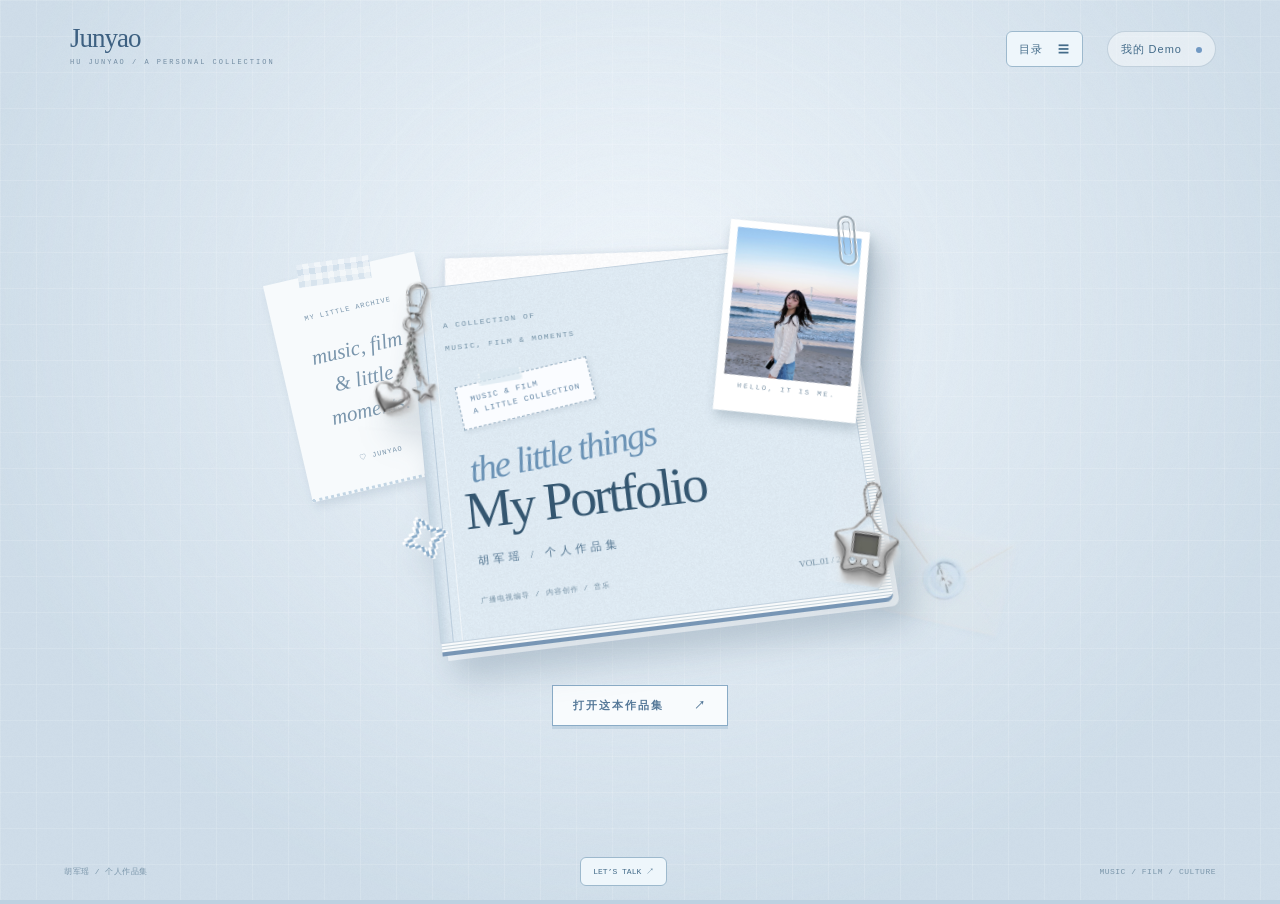
<file: index.html>
<!doctype html>
<!-- V2: user-directed revision. Preserve original PDF order. Reference 1: dark 3D book, open and page-turn, chapter dots. Reference 2: floating silver CD, green beams, compact audio controls. Storyboard: tilted cover -> book opens -> self introduction -> sequential spreads. Audio remains user-initiated. Video assets pending. -->
<html lang="zh-CN"><head><meta charset="utf-8"><meta name="viewport" content="width=device-width,initial-scale=1"><title>胡军瑶 · 一本关于我的作品集</title><link rel="stylesheet" href="v2.css"><link rel="stylesheet" href="v4.css?rev=details1"><link rel="stylesheet" href="material-layout.css?rev=4"><link rel="stylesheet" href="charms.css?rev=2"><link rel="stylesheet" href="mobile.css?rev=2"><link rel="stylesheet" href="vlog.css?rev=1"></head><body>
<div class="ambient" aria-hidden="true"></div>
<header><button id="home" class="signature">Junyao<span>HU JUNYAO / A PERSONAL COLLECTION</span></button><div class="top-right"><button id="contents">目录 <span>☰</span></button><button id="sound-open">我的 Demo <span class="sound-dot"></span></button></div></header>
<main class="stage" id="stage">
<section class="opening" id="opening" aria-label="作品集封面"><div class="cover-scene"><button class="closed-book" id="open-book" aria-label="打开作品集，认识胡军瑶"><div class="cover-backpaper" aria-hidden="true"></div><div class="cover-top"><div class="cover-photo"><img src="assets/cover-color.jpg" alt="胡军瑶"><small>HELLO, IT IS ME.</small><i class="paperclip" aria-hidden="true"></i></div><span class="cover-ticket">MUSIC & FILM<br>A LITTLE COLLECTION</span><span class="cover-star" aria-hidden="true">✧</span><span class="cover-index">A COLLECTION OF<br>MUSIC, FILM & MOMENTS</span><div class="cover-title"><span>the little things</span><strong>My Portfolio</strong><em>胡军瑶 / 个人作品集</em></div><div class="cover-rule"></div><span class="cover-foot">广播电视编导 / 内容创作 / 音乐</span><span class="cover-year">VOL.01 / 2026</span></div><div class="page-block"></div></button></div><button class="open-caption" id="open-caption">打开这本作品集 <span>↗</span></button></section>
<section class="reading" id="reading" hidden aria-label="作品集内页"><div class="book-area"><button class="page-arrow previous" id="previous" aria-label="上一页">⟵</button><div class="book" id="book"><div id="spread" class="spread"></div><div class="crease" aria-hidden="true"></div></div><button class="page-arrow next" id="next" aria-label="下一页">⟶</button></div><div class="chapter-caption"><span id="chapter-label"></span><span id="page-number"></span></div><nav class="dots" id="dots" aria-label="作品集章节"></nav><p class="reading-help">点击箭头翻页 · 左右方向键 · 手机可左右滑动</p></section>
</main><footer><span>胡军瑶 / 个人作品集</span><button id="footer-contact">LET’S TALK ↗</button><span>MUSIC / FILM / CULTURE</span></footer>
<dialog id="toc" class="toc"><button class="dialog-close" data-close="toc" aria-label="关闭目录">×</button><span class="eyebrow">CONTENTS</span><h2>这本作品集里</h2><div id="toc-items"></div></dialog>
<dialog id="work-dialog" class="work-dialog"><button class="dialog-close" data-close="work-dialog" aria-label="关闭作品">×</button><div id="work-content"></div></dialog>
<aside id="audio-panel" class="audio-panel" aria-label="我的 Demo 播放器" hidden><button class="audio-close" id="audio-close" aria-label="收起播放器">×</button><div class="cd-scene" id="cd-scene"><div class="laser l1"></div><div class="laser l2"></div><div class="laser l3"></div><button class="cd" id="cd" aria-label="播放或暂停 Demo"><div class="disc-surface"><span class="disc-top">JUNYAO.fm</span><span class="disc-bottom">MY ORIGINAL DEMO<br>HU JUNYAO / 2026</span><span class="disc-hole"></span><span class="disc-side">MUSIC IS PERSONAL.</span></div></button></div><div class="audio-control"><div class="audio-top"><span id="audio-status">READY TO LISTEN</span><button class="audio-toggle" id="audio-toggle" aria-label="播放 Demo"><span></span></button></div><h2>我的 Demo<span>JUNYAO.fm</span></h2><div class="audio-progress"><time id="elapsed">00:00</time><input id="progress" type="range" min="0" max="100" value="0" step="0.1" aria-label="音乐播放进度"><time id="duration">--:--</time></div><div class="audio-bottom"><button id="play">播放我的 Demo ↗</button><label>音量 <input id="audio-volume" aria-label="音乐音量" type="range" min="0" max="1" step="0.05" value="0.7"></label></div></div></aside><audio id="audio" src="assets/demo.m4a" preload="metadata"></audio><script src="v4.js?rev=details1"></script><script src="materials.js?rev=3"></script><script src="material-layout.js?rev=4"></script><script src="charms.js?rev=2"></script><script src="mobile.js?rev=2"></script><script src="vlog.js?rev=1"></script></body></html>
</file>
<file: v2.css>
*{box-sizing:border-box} :root{--white:#e9e6df;--muted:#888780;--black:#0c0d0d}body{margin:0;background:#0c0d0d;color:var(--white);font:14px/1.7 'Microsoft YaHei','PingFang SC',sans-serif;min-height:100vh;overflow-x:hidden}button,a{color:inherit}button{font:inherit;background:none;border:0;cursor:pointer}a{text-decoration:none}button:focus-visible,a:focus-visible,input:focus-visible{outline:2px solid #bcd79c;outline-offset:5px}button:hover{color:#cce1b6}.ambient{position:fixed;inset:0;z-index:-1;background:radial-gradient(ellipse at 50% 48%,#272a253f,transparent 62%),repeating-linear-gradient(138deg,transparent 0 80px,#0005 82px,#181a182b 85px,transparent 91px);pointer-events:none}header{position:relative;height:112px;max-width:1450px;margin:auto;display:flex;align-items:center;justify-content:space-between;padding:0 5%;z-index:5}.signature{font:22px/1.25 'KaiTi','STKaiti',serif;text-align:left;letter-spacing:4px}.signature span{display:block;font:8px/2.5 'Courier New';letter-spacing:2px;color:#93968c}.top-right{display:flex;gap:25px;align-items:center}.top-right button{font-size:11px;letter-spacing:1px}.top-right button>span{margin-left:10px}.sound-dot{display:inline-block;width:6px;height:6px;background:#99b681;border-radius:50%;box-shadow:0 0 13px #9ed37b60}.stage{min-height:calc(100vh - 185px);display:grid;place-items:center;position:relative;padding:15px 7% 20px}.opening{width:100%;text-align:center}.cover-scene{perspective:1500px;height:440px;display:grid;place-items:center}.closed-book{position:relative;width:430px;height:333px;transform-style:preserve-3d;transform:rotateX(28deg) rotateZ(-16deg);transition:transform .65s cubic-bezier(.2,.7,.2,1);padding:0;color:#ece9e0;text-align:left;filter:drop-shadow(22px 35px 19px #000a)}.closed-book:hover{transform:rotateX(16deg) rotateZ(-10deg) translateY(-9px);color:#fff}.cover-top{position:absolute;inset:0;background:linear-gradient(125deg,#313332,#1b1e1d 40%,#252826);border-radius:3px 21px 21px 3px;border:1px solid #4c4d46;box-shadow:inset 9px 0 5px -5px #000,inset 0 1px 2px #85867d4d;z-index:2;padding:30px 38px;transform:translateZ(12px);overflow:hidden}.cover-top:after{content:'';position:absolute;inset:7px;border:1px solid #ffffff09;border-radius:0 16px 16px 0;pointer-events:none}.cover-index{font:8px/1.6 'Courier New';letter-spacing:2px;color:#b1b6a9}.cover-title{margin:28px 0 19px}.cover-title>span{display:block;font:18px 'KaiTi',serif;transform:rotate(-3deg)}.cover-title strong{display:block;font:65px/1.45 'SimSun','Songti SC',serif;letter-spacing:8px}.cover-title em{font:14px 'KaiTi',serif;display:block;margin-left:53px;letter-spacing:3px;color:#c0c3b8}.cover-rule{width:49px;height:1px;background:#a3a88f;margin:18px 0}.cover-foot{font-size:8px;letter-spacing:2px;color:#a6ad9a}.cover-year{position:absolute;right:31px;bottom:29px;font:11px Georgia;color:#a6ad9a}.page-block{position:absolute;inset:9px -1px -13px 3px;border-radius:0 22px 22px 0;background:repeating-linear-gradient(#cec9ba 0 1px,#ebe6d8 1px 3px);border-bottom:6px solid #3e3832;transform:translateZ(0)}.open-caption{font-size:12px;border-bottom:1px solid #6d7063;padding:7px 3px;margin-top:9px;letter-spacing:2px}.open-caption span{margin-left:25px}.opening-note{font:14px/2 'SimSun',serif;margin:27px 0 10px;color:#909487}.subtle{font:12px 'KaiTi';padding-top:9px;color:#b6bda7}.opening.closing{animation:coverOpen .7s forwards;pointer-events:none}@keyframes coverOpen{to{opacity:0;transform:scale(1.12) translateY(-20px)}}.reading{width:100%;max-width:1120px}.reading[hidden],.opening[hidden]{display:none}.book-area{position:relative;perspective:1800px}.book{width:100%;position:relative;border-radius:14px;transform-style:preserve-3d;filter:drop-shadow(0 22px 20px #0008)}.book:after{content:'';position:absolute;inset:10px 1px -7px;background:repeating-linear-gradient(#77766b 0 1px,#c8c3b1 1px 2px);border-radius:14px;z-index:-1;border-bottom:3px solid #303129}.spread{position:relative;display:grid;grid-template-columns:1fr 1fr;min-height:510px;overflow:hidden;border-radius:14px;background:var(--paper,#dbddc4);color:var(--ink,#2a382e)}.leaf{position:relative;min-width:0;padding:37px 43px 30px;display:flex;flex-direction:column;overflow:hidden}.leaf+.leaf{box-shadow:inset 15px 0 20px -20px #0008}.crease{position:absolute;left:50%;width:32px;top:0;bottom:0;transform:translateX(-50%);background:linear-gradient(90deg,transparent,#00000011 40%,#00000028 49%,#ffffff20 52%,transparent);pointer-events:none;z-index:3}.eyebrow{font:9px/1.7 'Courier New';letter-spacing:2px;text-transform:uppercase}.leaf h1{font:54px/1.3 'SimSun','Songti SC',serif;margin:25px 0 17px;letter-spacing:-2px}.leaf h1 em{font-style:normal;display:block}.leaf .lede{font:16px/1.85 'KaiTi',serif;max-width:340px}.leaf p{font-size:12px;line-height:1.95}.leaf h2{font:26px/1.4 'SimSun',serif;margin:15px 0}.leaf h3{font-size:14px;font-weight:500;margin:10px 0}.leaf .small{font-size:10px;opacity:.75}.folio{margin-top:auto;padding-top:20px;display:flex;justify-content:space-between;font:8px 'Courier New';letter-spacing:1px;opacity:.65}.text-link{font-size:11px;border-bottom:1px solid currentColor;padding:5px 0;align-self:flex-start;margin:12px 0}.portrait-frame{width:145px;margin:20px auto 17px;transform:rotate(4deg);background:#ebe9df;padding:8px 8px 25px;box-shadow:4px 6px 10px #0002}.portrait-frame img{display:block;width:100%;height:166px;object-fit:cover}.portrait-note{font:11px 'KaiTi';text-align:center;margin-top:10px}.intro-details{display:grid;grid-template-columns:1fr 1fr;gap:14px 16px;border-top:1px solid #2a382e35;padding-top:20px}.intro-details b{display:block;font-size:11px;font-weight:500}.intro-details span{font-size:10px;opacity:.65}.big-quote{font:italic 47px/1.2 Georgia;opacity:.7;margin:10px 0 15px}.school-title{font:30px/1.45 'SimSun'!important;margin:24px 0 8px!important}.timeline-row{border-top:1px solid #0002;padding:14px 0}.timeline-row strong{display:block;font-size:13px;font-weight:500}.timeline-row span{font:10px 'Courier New';opacity:.7}.timeline-row p{font-size:11px;margin:5px 0}.full-image{width:100%;display:block;object-fit:contain;background:#fff;border:1px solid #0001}.image-button{padding:0;margin:17px 0;display:block;width:100%;box-shadow:4px 5px 9px #0001;transform:rotate(-2deg);transition:transform .25s}.image-button:hover{transform:rotate(0) scale(1.02)}.image-caption{font-size:9px;opacity:.65;text-align:center;margin-top:3px}.metrics{display:flex;gap:22px;margin:10px 0 5px}.metrics b{font:29px Georgia;display:block}.metrics span{font-size:9px}.project-links{display:flex;flex-direction:column;margin-top:14px}.project-links button{display:flex;text-align:left;justify-content:space-between;padding:13px 0;border-top:1px solid #0002;font-size:11px}.project-links button:hover{color:inherit;background:#ffffff20}.chapter-caption{display:flex;justify-content:space-between;margin:23px 4px 14px;font-size:10px;letter-spacing:1px;color:#a7a99c}.dots{display:flex;justify-content:center;gap:12px;flex-wrap:wrap}.dots button{height:12px;width:12px;border-radius:50%;background:var(--dot);padding:0;opacity:.55;transition:transform .2s,opacity .2s}.dots button[aria-current]{opacity:1;transform:scale(1.4);outline:1px solid #eeeee699;outline-offset:4px}.reading-help{text-align:center;font-size:9px;color:#6e7267;margin:16px 0 0;letter-spacing:1px}.page-arrow{position:absolute;top:47%;font:35px 'KaiTi';color:#bec4b2;z-index:4;transition:transform .2s}.page-arrow:hover{transform:scale(1.2)}.page-arrow:disabled{opacity:.15;cursor:default}.previous{left:-58px}.next{right:-58px}.turn-layer{position:absolute;inset:0;z-index:5;pointer-events:none;transform-origin:left center;backface-visibility:hidden;animation:turnForward .6s cubic-bezier(.4,.05,.2,1) forwards}.turn-layer.reverse{transform-origin:right center;animation-name:turnBackward}@keyframes turnForward{to{transform:rotateY(-100deg);filter:brightness(.45);opacity:0}}@keyframes turnBackward{to{transform:rotateY(100deg);filter:brightness(.45);opacity:0}}.reading.enter{animation:enterBook .65s ease both}@keyframes enterBook{from{opacity:0;transform:scale(.88) rotateX(12deg)}to{opacity:1;transform:none}}footer{height:65px;margin:10px 5% 0;display:flex;justify-content:space-between;align-items:center;font:9px 'Courier New';color:#676e60;letter-spacing:.5px}footer button{font:inherit}.toc,.work-dialog{background:#e9e7dc;color:#303a2d;border:1px solid #90937e;border-radius:12px;padding:35px;max-height:85vh;width:min(640px,calc(100% - 30px))}dialog::backdrop{background:#050806d9;backdrop-filter:blur(8px)}.dialog-close{float:right;font-size:24px;line-height:1}.toc h2{font:30px 'SimSun'}.toc-entry{display:flex;text-align:left;width:100%;justify-content:space-between;border-top:1px solid #303a2d22;padding:10px 0;font-size:12px}.toc-entry small{opacity:.65}.work-dialog img{width:100%;display:block;margin:20px 0}.work-dialog h2{font:26px 'SimSun';clear:both;padding-top:12px}.media-placeholder{min-height:200px;background:#cfcebf;display:grid;place-content:center;text-align:center;border:1px solid #b6b7a8;margin-top:20px;font-size:14px}.media-placeholder small{display:block;font-size:10px;opacity:.6;margin-top:10px}.school-cards{display:grid;gap:13px;margin-top:18px}.school-card{background:#ffffff27;text-align:left;padding:18px;border:1px solid #0002}.school-card small{font:9px 'Courier New';opacity:.65}.school-card strong{display:block;font:27px/1.5 'SimSun';margin:5px 0}.school-card span{font-size:10px}.skills{display:grid;grid-template-columns:1fr 1fr;gap:15px;margin-top:23px}.skills div{border-top:1px solid #0003;padding-top:12px}.skills strong{font-size:12px}.skills p{font-size:10px;margin:5px 0}.contact-email{font:23px Georgia;margin:24px 0;display:block;border-bottom:1px solid currentColor;align-self:flex-start}.audio-panel{position:fixed;right:25px;bottom:28px;width:300px;z-index:20;filter:drop-shadow(0 18px 30px #0008)}.audio-panel[hidden]{display:none}.audio-close{position:absolute;top:0;right:3px;background:#dfe2dd;color:#383f38;width:24px;height:24px;border-radius:50%;z-index:3;font:19px/1 Georgia}.cd-scene{height:248px;position:relative;perspective:700px;overflow:hidden}.cd{width:196px;height:196px;position:absolute;top:24px;left:52px;padding:0;transform:rotateX(27deg) rotateY(-22deg) rotateZ(-18deg);border-radius:50%;transform-style:preserve-3d;transition:transform .5s;border:1px solid #a9aeae;background:#bac0c0;box-shadow:3px 5px 0 #717a78,8px 13px 25px #0003}.disc-surface{position:absolute;inset:0;border-radius:50%;background:conic-gradient(from 20deg,#b3bdb9,#e7e8e3,#8c9e9e,#c0cecd,#ecf2dd,#a7b8c1,#e1e5df,#9aa3a6,#e8e9e0,#b3bdb9);color:#4c5755;display:block;border:2px solid #ffffff60;overflow:hidden}.disc-surface:before{content:'';position:absolute;inset:8px;border:1px solid #818d8990;border-radius:50%;box-shadow:inset 0 0 0 2px #fff3}.disc-hole{position:absolute;width:37px;height:37px;left:calc(50% - 18.5px);top:calc(50% - 18.5px);border-radius:50%;background:#161c18;box-shadow:0 0 0 9px #c6cecd,0 0 0 11px #748985,0 0 0 15px #d5dfdd,0 0 0 16px #8b9692}.disc-top{position:absolute;top:28px;left:0;width:100%;font:bold 18px Georgia}.disc-bottom{position:absolute;bottom:28px;left:0;width:100%;font:6px/1.4 'Courier New';letter-spacing:1px}.disc-side{position:absolute;left:13px;top:83px;font:6px 'Courier New';writing-mode:vertical-rl}.laser{position:absolute;width:1px;height:420px;top:-100px;left:50%;background:#7bf3b2;box-shadow:0 0 5px #6df7b580;opacity:.3;transform:rotate(34deg)}.l2{transform:rotate(-47deg);left:45%;opacity:.25}.l3{transform:rotate(70deg);left:70%;opacity:.15}.audio-control{position:relative;background:linear-gradient(#e9ebe8,#b7bcb9);color:#262d29;border:1px solid #f4f6ef80;border-radius:19px;padding:16px 18px 13px;box-shadow:inset 0 1px 2px #fff9}.audio-top{display:flex;justify-content:space-between;align-items:center;font:7px 'Courier New';letter-spacing:1px}.audio-toggle{width:32px;height:18px;background:#a3a9a3;border-radius:20px;padding:2px}.audio-toggle span{width:14px;height:14px;background:#f5f6f0;border-radius:50%;display:block;transition:transform .2s}.audio-control h2{font:20px/1.2 'Microsoft YaHei';margin:15px 0}.audio-control h2>span{font:10px Georgia;display:block;margin-top:7px}.audio-progress{display:flex;gap:8px;align-items:center}.audio-progress time{font:8px 'Courier New'}.audio-progress input{width:100%;min-width:0;accent-color:#354b3f;height:2px}.audio-bottom>button{display:block;background:#262e29;color:#e2e6dd;text-align:left;width:100%;padding:10px 12px;border-radius:10px;margin:13px 0 10px;font-size:10px}.audio-bottom>label{display:flex;font-size:8px;align-items:center;gap:7px;justify-content:flex-end}.audio-bottom input{width:65px;height:2px;accent-color:#354b3f}.is-playing .audio-toggle span{transform:translateX(14px);background:#183a28}.is-playing .audio-toggle{background:#b5e2ba}.is-playing .disc-surface{animation:discSpin 16s linear infinite}.is-playing .laser{opacity:.7}.is-playing .sound-dot{background:#a7fcb9;box-shadow:0 0 12px #8eff9a}.is-playing .cd{transform:rotateX(21deg) rotateY(-15deg) rotateZ(-18deg)}@keyframes discSpin{to{transform:rotate(360deg)}}
@media(min-width:1500px){.reading{max-width:1200px}.spread{min-height:565px}.leaf{padding:44px 50px}.leaf h1{font-size:62px}.leaf p{font-size:13px}}
@media(max-width:1000px){.stage{padding:10px 6% 20px}.leaf{padding:28px}.leaf h1{font-size:42px}.previous{left:-42px}.next{right:-42px}.spread{min-height:500px}.audio-panel{width:255px;right:15px}.cd-scene{height:225px}.cd{left:33px}}
@media(max-width:700px){header{height:87px;padding:0 6%}.signature{font-size:19px}.top-right{gap:15px}.top-right button{font-size:10px}.signature span{font-size:6px}.stage{padding:5px 20px 15px;min-height:calc(100svh - 150px)}.cover-scene{height:330px}.closed-book{width:290px;height:247px}.cover-top{padding:22px 25px;border-radius:3px 15px 15px 3px}.cover-title{margin:19px 0 14px}.cover-title strong{font-size:44px}.cover-title>span{font-size:15px}.cover-title em{font-size:10px;margin-left:20px}.cover-index{font-size:6px}.cover-rule{margin:12px 0}.cover-foot{font-size:6px}.cover-year{font-size:8px;bottom:22px;right:18px}.open-caption{font-size:11px}.opening-note{font-size:12px}.spread{grid-template-columns:1fr;min-height:0;max-height:65svh;overflow-y:auto}.leaf{padding:27px 29px;min-height:350px;overflow:visible}.leaf h1{font-size:41px;margin-top:21px}.leaf+.leaf{box-shadow:none;border-top:1px solid #0002}.leaf p{font-size:12px}.crease{display:none}.folio{padding-top:23px}.book-area{padding:0}.page-arrow{font-size:22px;top:auto;bottom:-46px}.previous{left:0}.next{right:0}.chapter-caption{padding:0 35px;margin-top:21px;font-size:8px}.dots{gap:12px;margin-top:23px}.dots button{width:9px;height:9px}.reading-help{font-size:8px;margin-top:15px}.portrait-frame{margin-top:0}.audio-panel{right:12px;bottom:15px;width:245px}.cd-scene{height:195px}.cd{width:168px;height:168px;left:38px;top:15px}.disc-top{font-size:16px;top:25px}.disc-bottom{bottom:22px;font-size:5px}.disc-hole{transform:scale(.8)}.audio-control{padding:12px 15px}.audio-control h2{font-size:17px;margin:10px 0}.audio-close{top:0}.audio-bottom>button{margin-top:10px}.audio-top{font-size:6px}footer{height:45px;margin:0 6%;font-size:7px}footer>span:last-child{display:none}.toc,.work-dialog{padding:25px}.toc-entry{font-size:11px}.contact-email{font-size:20px}}
@media(prefers-reduced-motion:reduce){*,*:before,*:after{animation-duration:.01ms!important;animation-iteration-count:1!important;transition-duration:.01ms!important}.is-playing .disc-surface{animation:none}}
</file>
<file: v4.css>
/* User reference: pale blue/white paper collage, silver clips, taped photos. */
.leaf-sticker{white-space:nowrap;font-size:9px!important;padding:8px 4px!important}
:root{--white:#345670;--muted:#6c8ba2;--black:#b9cede;--accent:#7399bd}body{background:#bdd1e1;color:#345670;font-family:'Microsoft YaHei','PingFang SC',sans-serif}.ambient{background:linear-gradient(90deg,#fff2 1px,transparent 1px),linear-gradient(#fff2 1px,transparent 1px),radial-gradient(ellipse at 50% 35%,#f0f6fb,transparent 75%);background-size:36px 36px,36px 36px,100% 100%}.ambient:after{content:'';position:absolute;inset:0;background:url('assets/paper-grain.png');opacity:.27;mix-blend-mode:multiply}.signature{font:27px/1 'Segoe Script','Georgia',serif;letter-spacing:-1px;color:#3d6081}.signature span{font:7px/3 'Courier New';letter-spacing:2px;color:#728ca2}.top-right{gap:24px}.top-right button{font-size:11px;color:#46667e}.top-right #sound-open{border:1px solid #829db25e;background:#ffffff72;padding:8px 13px;border-radius:20px}.sound-dot{background:#7199c3;box-shadow:0 0 0 3px #e5edf4}header{height:98px}button:hover{color:#608cac}button:focus-visible,a:focus-visible,input:focus-visible{outline-color:#5a82aa}.stage{min-height:calc(100svh - 169px)}.opening{position:relative}.cover-scene{height:480px;position:relative}.closed-book{width:435px;height:363px;transform:rotateX(13deg) rotateZ(-7deg);filter:drop-shadow(13px 21px 15px #415c7340);isolation:isolate}.closed-book:hover{transform:rotateX(6deg) rotateZ(-3deg) translateY(-6px);color:#345670}.cover-top{background:#e1edf5 url('assets/paper-grain.png');background-blend-mode:multiply;border:1px solid #c3d2df;border-radius:1px 10px 10px 1px;box-shadow:inset 13px 0 9px -8px #7896ae40;padding:28px 31px;overflow:visible;color:#345670}.cover-top:after{content:'';position:absolute;left:11px;top:0;bottom:0;width:8px;border:0;border-left:1px solid #819db85c;border-right:1px solid #fff8;border-radius:0;inset:0 auto 0 11px}.cover-index{font:8px/1.7 'Courier New';letter-spacing:1.5px;color:#7290a5;position:relative;z-index:3}.cover-title{position:absolute;bottom:68px;left:35px;right:24px;margin:0;z-index:3}.cover-title>span{font:italic 37px/1.3 'Segoe Script','Georgia',serif;letter-spacing:-2px;transform:rotate(-5deg);margin-left:8px;color:#6a92b5}.cover-title strong{font:normal 53px/1.12 Georgia,'Times New Roman',serif;letter-spacing:-3px;margin:3px 0 11px;color:#345670;display:block}.cover-title em{font:11px/1.5 'Microsoft YaHei';letter-spacing:4px;margin:0 0 0 8px;color:#547691}.cover-rule{display:none}.cover-foot{position:absolute;left:42px;bottom:31px;font:7px 'Courier New';letter-spacing:1px;color:#718da1}.cover-year{position:absolute;bottom:29px;right:23px;font:9px Georgia;color:#718da1}.page-block{inset:5px -8px -12px 1px;border-radius:0 8px 8px 0;background:repeating-linear-gradient(#c5d3dc 0 1px,#f8fafb 1px 3px);border-bottom:4px solid #7896b5;box-shadow:5px 5px 0 #ffffff80}.cover-photo{position:absolute;right:-24px;top:-24px;width:144px;background:#fff;padding:8px 8px 23px;transform:rotate(13deg);box-shadow:3px 7px 11px #4b657540;z-index:4}.cover-photo img{width:100%;height:158px;object-fit:cover;display:block;filter:grayscale(1) sepia(.3) hue-rotate(162deg) saturate(.7)}.cover-photo small{display:block;margin-top:7px;font:7px 'Courier New';text-align:center;letter-spacing:2px;color:#7991a4}.paperclip{position:absolute;width:18px;height:54px;border:2px solid #9aa6ae;border-radius:12px;box-shadow:1px 1px 0 white,inset 1px 1px 0 #fff;transform:rotate(-8deg);top:-16px;right:14px;z-index:6;background:transparent}.paperclip:after{content:'';position:absolute;inset:4px 3px 9px;border:1px solid #96a1aa;border-bottom:0;border-radius:8px;box-shadow:1px 0 0 #fff}.cover-ticket{position:absolute;left:39px;top:99px;background:#fafcff;padding:9px 12px;transform:rotate(-7deg);border:1px dashed #91aabe;box-shadow:2px 3px 4px #4a65761a;font:8px/1.6 'Courier New';letter-spacing:1px;z-index:4;color:#6083a2}.cover-ticket:before{content:'';position:absolute;width:40px;height:13px;left:24px;top:-8px;background:#d8e7f0b0;transform:rotate(4deg);border-left:2px dotted #fff7;border-right:2px dotted #fff7}.cover-star{position:absolute;left:-26px;bottom:76px;color:#8aacc9;font:44px Georgia;text-shadow:2px 2px 0 white,-2px -2px 0 white;transform:rotate(-13deg);z-index:6}.cover-backpaper{position:absolute;inset:-14px 13px 7px 23px;background:#fff url('assets/paper-grain.png');z-index:-1;transform:rotate(5deg);box-shadow:0 2px 7px #49627626;border:1px solid #dce5ee}.cover-backpaper:after{content:'';position:absolute;right:-22px;top:35px;width:18px;height:142px;background:#7596b6;background-image:repeating-linear-gradient(0deg,transparent 0 2px,#ffffff35 2px 3px),repeating-linear-gradient(90deg,transparent 0 2px,#ffffff35 2px 3px);border:5px solid #fff;border-left:0}.open-caption{font-size:11px;background:#f8fbfd;color:#547898;border:1px solid #a6bdd0;box-shadow:2px 3px 0 #a6bdd05c;padding:10px 20px;border-radius:0;letter-spacing:2px}.open-caption:hover{background:#e8f0f6;color:#345670}.opening-note{font:12px/1.9 'Microsoft YaHei';color:#728c9f;margin-top:23px}.subtle{font:11px 'Microsoft YaHei';color:#527794}.book{filter:drop-shadow(6px 15px 14px #425b7333);border-radius:3px;isolation:isolate}.book:before{content:'';position:absolute;inset:-8px 13px 8px -6px;background:#f8fbfd;transform:rotate(-1.2deg);z-index:-1;box-shadow:1px 2px 5px #304e6526;border:1px solid #d1dfe9}.book:after{background:repeating-linear-gradient(#c7d5df 0 1px,#fff 1px 3px);border-bottom:4px solid #8ca6be;border-radius:3px}.spread{background:#f8fafc!important;color:#345670!important;border-radius:3px;overflow:visible;min-height:515px}.leaf{background:#f7fafc url('assets/paper-grain.png');background-blend-mode:multiply;padding:36px 43px;color:#345670;overflow:visible}.leaf:first-child{background-color:#e4eff7}.leaf+.leaf{background-color:#fbfcfc;box-shadow:inset 16px 0 20px -20px #516a7a66}.leaf h1{font:500 46px/1.3 'SimSun','Songti SC',serif;letter-spacing:0;margin:27px 0 18px}.leaf h1:before{content:attr(data-heading);display:block}.eyebrow{font:8px/1.7 'Courier New';letter-spacing:2px;color:#7e9bb1}.leaf .lede{font:15px/1.9 'KaiTi','STKaiti',serif;color:#54758e}.leaf p{font-size:11px;line-height:2;color:#526d81}.leaf h2{font:25px/1.5 'SimSun',serif;color:#43637d}.leaf h3{font-size:12px}.text-link{font-size:10px;color:#496f8c;border-color:#8cacc1;padding-bottom:6px}.text-link:hover{color:#294c6a}.folio{font-size:7px;color:#8aa0b0;opacity:1}.portrait-frame{width:160px;padding:8px 8px 24px;margin:4px auto 25px;transform:rotate(5deg);background:#fff;box-shadow:3px 6px 11px #465c6b26;border:1px solid #e4e9ed;position:relative}.portrait-frame:before{content:'';position:absolute;width:17px;height:52px;border:2px solid #939faa;box-shadow:1px 1px 0 #fff,inset 1px 1px 0 #fff;border-radius:10px;right:13px;top:-13px;transform:rotate(-10deg);z-index:3}.portrait-frame:after{content:'';position:absolute;width:8px;height:39px;border:1px solid #99a4ad;border-radius:7px;right:18px;top:-8px;transform:rotate(-10deg);z-index:3}.portrait-frame img{height:173px;object-fit:cover;filter:grayscale(1) sepia(.2) hue-rotate(160deg) saturate(.7)}.portrait-note{font:9px/1.6 'KaiTi';margin-top:10px;color:#6a87a0}.intro-details{background:#f8fbfc;border:1px dashed #9cb7cb;padding:17px 15px;transform:rotate(-1.5deg);position:relative;gap:13px;box-shadow:2px 3px 0 #edf1f4}.intro-details:before{content:'';position:absolute;left:40%;top:-9px;width:64px;height:18px;background:#cee0ed99;transform:rotate(-4deg);border-left:2px dotted #fff;border-right:2px dotted #fff}.intro-details b{font-size:10px;color:#4b6b83}.intro-details span{font-size:9px}.school-title{font:27px/1.5 'SimSun'!important}.timeline-row{border-color:#a3b8c94d}.timeline-row strong{font-size:12px}.timeline-row p{font-size:11px}.metrics b{font:29px/1.3 Georgia;color:#4e789b}.metrics span{font-size:8px}.image-button{background:#fff;border:7px solid #fff;transform:rotate(2deg);box-shadow:3px 6px 9px #42586726;margin:20px 0 16px;position:relative;z-index:1}.image-button:before{content:'';position:absolute;top:-16px;left:40%;width:69px;height:23px;background:#c5dbea99;transform:rotate(-8deg);border-left:2px dotted #fff8;border-right:2px dotted #fff8;z-index:2;pointer-events:none}.image-button:hover{transform:rotate(0) translateY(-2px)}.image-caption{font:9px/1.5 'KaiTi';color:#8ca0ae}.full-image{border:0}.project-links{margin-top:15px}.project-links button{font-size:10px;border-color:#bacbd766;color:#456681}.project-links button:hover{background:#e3eef7;color:#355875}.school-cards{gap:22px;margin:23px 0}.school-card{background:#fff;border:1px solid #d0dee8;box-shadow:3px 5px 7px #4a637219;padding:20px;position:relative;color:#496c88;transform:rotate(2deg)}.school-card:nth-child(2){transform:rotate(-2deg);background:#eef5fa}.school-card:before{content:'';position:absolute;right:24px;top:-10px;width:45px;height:17px;background:#c6dcecb0;transform:rotate(9deg)}.school-card strong{font:27px/1.4 'SimSun';margin:11px 0}.school-card small{font-size:8px;color:#7f99ae}.school-card span{font-size:10px}.school-card:hover{background:#e3eff8;color:#345670}.crease{width:28px;background:linear-gradient(90deg,transparent,#6f8aa010 35%,#8093a42e 49%,#fff6 55%,transparent)}.chapter-caption{color:#64829a;font-size:9px;margin-top:25px}.dots button{width:9px;height:9px;border:1px solid #7393ae;background:#dceaf4!important;opacity:.8}.dots button[aria-current]{background:#6e95b6!important;outline:1px solid #7d9fb9;outline-offset:4px;transform:scale(1.12)}.reading-help{color:#839aac;font-size:8px}.page-arrow{color:#6889a3;font-size:29px}.page-arrow:hover{color:#315e81}.book-area:after{content:'✧';position:absolute;right:-14px;top:-22px;font:41px Georgia;color:#7097b9;text-shadow:2px 2px #fff;transform:rotate(12deg);pointer-events:none;z-index:7}.book-area:before{content:'';position:absolute;left:22px;top:-15px;width:18px;height:51px;border:2px solid #9ea9b1;box-shadow:1px 1px #fff,inset 1px 1px #fff;border-radius:12px;transform:rotate(-13deg);z-index:7;pointer-events:none}footer{color:#7b96aa;font-size:8px}.toc,.work-dialog{background:#f7fafc url('assets/paper-grain.png');color:#345670;border:1px solid #c7d7e3;border-radius:3px;box-shadow:8px 8px 0 #dce7ef66}.toc h2,.work-dialog h2{font:28px 'SimSun'}.toc-entry{border-color:#aec4d444;color:#476b87}.toc-entry:hover{color:#254c6b;background:#e6eff6}.media-placeholder{background:#e4eef5;color:#5c7d96;border:1px dashed #a9c0d2}.contact-email{font:23px Georgia;color:#547b9b}.audio-panel{filter:drop-shadow(0 12px 17px #3b567533)}.audio-control{background:linear-gradient(135deg,#fff,#e5eef5);color:#46647a;border-color:white;border-radius:17px;box-shadow:inset 0 1px 2px #fff}.audio-control h2{font:20px 'Georgia','SimSun',serif}.audio-control h2>span{color:#7495b0;font:10px 'Segoe Script',cursive}.audio-top{color:#7f98ab}.audio-bottom>button{background:#7195b6;color:white}.audio-bottom>button:hover{background:#507d9e}.audio-toggle{background:#c0d1df}.is-playing .audio-toggle{background:#a8c8df}.is-playing .audio-toggle span{background:#5480a2}.audio-progress input,.audio-bottom input{accent-color:#7197b7}.audio-close{background:white;color:#6689a7;border:1px solid #bdcfdd}.laser{background:#a6cbe7;box-shadow:0 0 5px #d0e7f7;opacity:.35}.is-playing .laser{opacity:.65}.is-playing .sound-dot{background:#7daace;box-shadow:0 0 0 3px #e5eff6}.disc-top{font:italic 19px 'Georgia',serif;color:#5b7c96}.disc-bottom{color:#728c9e}.disc-hole{background:#c3d8e7;box-shadow:0 0 0 9px #e1ebef,0 0 0 11px #aabfcf,0 0 0 15px #e4edf1,0 0 0 16px #8da3b3}.disc-surface{background:conic-gradient(from 20deg,#c5d6e0,#fff,#b3c7d6,#dce8ef,#f2f9fd,#b5cfdf,#f0f4f7,#b7c4d1,#fff,#c5d6e0)}.skills div{border-color:#a1bbce6b}.skills strong{font-size:12px}.skills p{font-size:10px}.chapter-script{font:italic 31px/1.35 'Segoe Script','Georgia',serif;color:#6c98b9;margin:13px 0 -12px;transform:rotate(-3deg)}.collage-label{display:inline-block;font:8px/1.5 'Courier New';letter-spacing:1px;padding:4px 10px;border:1px dashed #9bb9cd;background:#fcfdff;color:#7694aa;transform:rotate(-3deg);margin:12px 0;align-self:flex-start}.leaf-sticker{position:absolute;right:29px;bottom:64px;border:1px solid #b5cede;background:#fdfefe;color:#89aac3;font:10px/1.4 Georgia;padding:10px 8px;transform:rotate(9deg);box-shadow:2px 3px 2px #617f9417;border-radius:50%;width:49px;height:49px;text-align:center;pointer-events:none}
@media(min-width:1500px){.leaf h1{font-size:53px}}
@media(max-width:1000px){.leaf{padding:29px}.leaf h1{font-size:37px}.portrait-frame{width:145px}.portrait-frame img{height:159px}.chapter-script{font-size:27px}}
@media(max-width:700px){header{height:86px}.signature{font-size:23px}.signature span{font-size:6px}.top-right{gap:13px}.top-right button{font-size:9px}.top-right #sound-open{padding:6px 9px}.top-right button>span{margin-left:5px}.cover-scene{height:377px}.closed-book{width:279px;height:286px;transform:rotateX(9deg) rotateZ(-6deg)}.cover-top{padding:23px 22px}.cover-index{font-size:6px;letter-spacing:.6px;max-width:115px}.cover-photo{width:102px;right:-13px;top:-19px;padding:6px 6px 15px}.cover-photo img{height:115px}.cover-photo small{font-size:5px;letter-spacing:1px}.paperclip{width:14px;height:40px;right:10px;top:-11px}.cover-ticket{font-size:6px;left:29px;top:94px;padding:7px}.cover-title{left:26px;bottom:57px;right:12px}.cover-title>span{font-size:28px;letter-spacing:-2px;margin-left:2px}.cover-title strong{font-size:36px;letter-spacing:-2px;margin-top:4px}.cover-title em{font-size:8px;letter-spacing:2px;margin-left:3px}.cover-foot{font-size:5px;left:29px;bottom:26px}.cover-year{font-size:7px;right:15px;bottom:23px}.cover-star{font-size:33px;left:-18px;bottom:70px}.opening-note{font-size:10px}.open-caption{font-size:10px}.spread{min-height:0;overflow-y:auto;overflow-x:hidden}.leaf{padding:28px 26px;overflow:hidden}.leaf h1{font-size:35px;margin-top:23px}.leaf .lede{font-size:14px}.chapter-script{font-size:27px}.leaf+.leaf{border-color:#d0dfe966}.portrait-frame{margin:5px auto 29px}.page-arrow{font-size:22px}.chapter-caption{font-size:8px}.chapter-caption #chapter-label{max-width:190px}.dots{gap:12px}.dots button{width:8px;height:8px}.reading-help{font-size:7px}.book-area:after{right:-9px;top:-15px;font-size:31px}.book-area:before{left:16px;height:39px;width:14px;top:-11px}.contact-email{font-size:20px}.leaf-sticker{right:23px;bottom:57px;width:39px;height:39px;padding:6px;font-size:9px}.audio-control h2{font-size:19px}}
@media(max-width:700px){header{gap:12px}.signature{flex:1;min-width:0}.signature span{font-size:5px;letter-spacing:1px;white-space:nowrap}.top-right{flex-shrink:0;gap:10px}.top-right button{white-space:nowrap}.top-right #sound-open{padding:7px 10px}}

/* Approved collage direction: requested portrait, copy and heading refinements. */
:root{--cute-heading:"YouYuan","幼圆","Yuanti SC","Microsoft YaHei",sans-serif}
.leaf h1,.leaf h2,.leaf .school-title,.school-card strong,.toc h2,.work-dialog h2,.audio-control h2{font-family:var(--cute-heading)!important;font-weight:400!important;letter-spacing:2px}
.leaf h1{font-size:45px;line-height:1.42}.leaf .school-title{font-size:27px!important}
.cover-photo img,.portrait-frame img{filter:none}
.cover-photo img{object-position:50% 65%}
.portrait-frame{width:194px}.portrait-frame img{height:191px;object-position:51% 43%}
.intro-details{grid-template-columns:1fr 1fr}.intro-details>div:last-child{grid-column:1/-1}
.grade{font-size:15px!important;font-weight:600;margin:8px 0 15px}
.education-tools{max-width:360px;line-height:2.1!important;margin-top:16px}
@media(max-width:1000px){.leaf h1{font-size:37px}.portrait-frame{width:172px}.portrait-frame img{height:178px}}
@media(max-width:700px){.leaf h1{font-size:34px}.portrait-frame{width:190px}.portrait-frame img{height:194px}.cover-photo img{object-position:50% 67%}}
</file>
<file: material-layout.css>
.material-hero{max-width:245px;align-self:center;margin:12px auto 14px}.material-hero img{height:206px;width:100%;object-fit:contain;background:white}.leaf h1{margin:18px 0 14px}.leaf .timeline-row{padding:9px 0}.leaf .timeline-row p{margin:4px 0;font-size:11px;line-height:1.8}.project-links{margin-top:8px}.project-links button{padding:9px 0}.leaf>.small{margin:6px 0}.external-link{display:inline-block;color:#426e92;border-bottom:1px solid #8caec8;font-size:11px;padding:5px 0;margin:5px 13px 5px 0}.external-link:hover{color:#234967}.work-dialog{width:min(1040px,calc(100% - 28px));max-height:90svh;padding:28px}.gallery-tabs{display:flex;gap:7px;flex-wrap:wrap;margin:16px 0}.gallery-tabs button{font-size:10px;border:1px solid #c6d8e5;padding:7px 10px;background:#f7fafc;color:#52728c}.gallery-tabs .selected{background:#7195b6;color:white}.material-view video{display:block;max-height:62svh;width:100%;background:#101519}.work-dialog .gallery-image{height:auto;max-height:63svh;object-fit:contain;margin:10px auto;background:#edf3f8}.material-view iframe{width:100%;height:61svh;border:1px solid #b6cada}.document-reading{background:#fff;padding:25px 35px;max-height:60svh;overflow:auto;line-height:2;font-size:13px;white-space:pre-wrap}.document-reading p{margin:10px 0}.gallery-actions{display:flex;gap:12px;flex-wrap:wrap;padding-top:12px}.video-entry{display:flex;align-items:center;gap:18px;width:100%;padding:30px 20px;background:#f8fbfd;border:1px solid #bbd0e0;text-align:left;margin:20px 0;box-shadow:4px 5px 0 #dce8f1;transform:rotate(-1deg);color:#456b8a}.video-entry:nth-child(2){transform:rotate(1deg)}.video-entry small{display:block;font-size:10px;margin-top:6px}.play-disc{display:grid;place-content:center;border:1px solid #abc3d5;border-radius:50%;width:48px;height:48px;background:#e8f1f7}.film-note{border:1px dashed #adc4d5;background:#ffffff77;padding:20px;margin-top:25px;transform:rotate(-2deg)}.film-note>span{font:9px 'Courier New';letter-spacing:1px}.thanks-only{margin:auto!important;text-align:center;padding:120px 0}.leaf-sticker{display:none}@media(max-width:700px){.document-reading{padding:15px}.material-hero{max-width:230px}.work-dialog{padding:22px}.gallery-tabs{max-height:120px;overflow:auto}.gallery-tabs button{font-size:9px}.thanks-only{padding:100px 0}.external-link{font-size:10px}}
.zone-embed{margin-top:18px;font-size:12px}.zone-embed summary{cursor:pointer;color:#426e92}.zone-embed iframe{width:100%;height:65vh;border:1px solid #b8cddd}.zone-embed p{font-size:10px;color:#7991a4}
/* Clear, quiet interaction affordances in the approved blue-paper palette. */
.project-links{gap:7px}.project-links button,.text-link,.external-link,.gallery-tabs button,.toc-entry,.zone-embed summary{border:1px solid #93b3ca;border-radius:5px;background:#e9f2f9;color:#345f80;padding:9px 13px;font-size:11px;font-weight:600;box-shadow:0 2px 0 #b7ccdc55;transition:background .18s,box-shadow .18s,transform .18s;cursor:pointer}
.project-links button{display:flex;align-items:center;gap:10px;min-height:36px}.project-links button>span{background:#d2e4f1;border-radius:50%;width:23px;height:23px;display:grid;place-content:center;flex-shrink:0;font-size:14px}.text-link,.external-link{display:inline-flex;align-items:center;gap:8px;text-decoration:none;line-height:1.5}.text-link:hover,.external-link:hover,.project-links button:hover,.gallery-tabs button:hover,.toc-entry:hover,.zone-embed summary:hover{color:#244e70;background:#d9eaf6;box-shadow:0 3px 7px #6387a326;transform:translateY(-1px)}.gallery-tabs .selected{background:#638daf;border-color:#638daf;color:#fff;box-shadow:0 2px 0 #3e6889}.gallery-tabs button{font-weight:500;font-size:11px;padding:9px 12px}.toc-entry{margin:7px 0}.top-right button,#footer-contact{border:1px solid #9db9cd;background:#eef6fb;border-radius:6px;padding:8px 12px;color:#436b89}.page-arrow{background:#f5faff;border:1px solid #9cb9cf;border-radius:50%;width:39px;height:39px;box-shadow:0 2px 4px #7695ac22;font-size:25px}.page-arrow:disabled{background:#e6edf2;opacity:.35}.dots button{min-width:13px;min-height:13px}.image-button{border-bottom-width:27px}.image-button:after{content:'查看照片 ↗';position:absolute;bottom:-23px;right:7px;font:10px/1.8 'Microsoft YaHei';color:#466e8d;background:#e6f0f8;border-radius:3px;padding:0 7px}.school-card>span{display:inline-block;padding:7px 10px;background:#dcebf6;border:1px solid #a5bfd3;border-radius:4px;color:#3f6b8d;font-weight:600;font-size:10px}.dialog-close{background:#e0edf7;border:1px solid #9bb8cd;border-radius:50%;height:33px;width:33px;position:sticky;top:0;z-index:3}.open-caption{font-weight:600;border-color:#89abc6;box-shadow:0 3px 0 #9bb8cf66}.audio-bottom>button{font-weight:600}.audio-close{width:29px;height:29px}.storyboard-pages{background:#e7eef4;padding:14px}.storyboard-pages figure{margin:0 0 24px}.storyboard-pages figcaption{font-size:12px;color:#456982;padding:8px 0 12px}.work-dialog .storyboard-pages img{display:block;width:100%;height:auto;max-height:none;margin:0;background:white;box-shadow:0 3px 8px #314e6722}.storyboard-pages a{cursor:zoom-in}.material-hero{margin-bottom:10px}.project-links+.folio{padding-top:14px}@media(max-width:700px){.page-arrow{width:30px;height:30px;font-size:20px;bottom:-42px}.top-right button{padding:6px 8px}.project-links button,.text-link,.external-link{font-size:10px}.storyboard-pages{padding:7px}.gallery-tabs button{font-size:10px}.dots{gap:10px}}
.gallery-tabs button.selected{background:#638daf;color:#fff;border-color:#527b9d;box-shadow:0 2px 0 #3e6889}.gallery-tabs button.selected:hover{background:#557fa1;color:white}
.material-hero[data-gallery="诡市现场"]{max-width:200px}.material-hero[data-gallery="诡市现场"] img{height:285px;object-fit:contain}

.material-hero[data-gallery="延世夏校证书"]{max-width:310px;margin:0 auto 8px;display:block}.material-hero[data-gallery="延世夏校证书"] img{height:165px;object-fit:contain}.planning-links{margin-top:10px}
</file>
<file: charms.css>
.scrap-charm{position:absolute;object-fit:contain;pointer-events:none;user-select:none;z-index:5;filter:drop-shadow(2px 3px 2px #496c801a)}
.charm-top{width:61px;height:100px;right:17px;top:12px;transform:rotate(12deg);opacity:.85}
.charm-bottom{width:76px;height:88px;right:23px;bottom:34px;transform:rotate(-12deg);opacity:.8}
.leaf-sticker{display:none}
.cover-chain{width:85px;height:165px;left:-47px;top:-18px;transform:rotate(12deg)}
.cover-bow{width:102px;height:92px;right:15px;bottom:13px;transform:rotate(-14deg);opacity:.8}
.cover-letter{width:142px;height:110px;left:calc(50% + 234px);bottom:49px;transform:rotate(13deg);z-index:-1}
.scrap-note{position:absolute;left:calc(50% - 354px);top:70px;width:155px;padding:27px 17px 20px;background:#f7fafc;box-shadow:2px 5px 8px #42648222;transform:rotate(-13deg);color:#7995ac;pointer-events:none;z-index:-1;border-bottom:3px dotted #c2d5e4}
.scrap-note:before{content:'';position:absolute;left:36px;top:-10px;width:73px;height:23px;background-color:#d1dfebc9;background-image:repeating-linear-gradient(90deg,transparent 0 6px,#ffffff70 6px 12px),repeating-linear-gradient(0deg,transparent 0 6px,#ffffff70 6px 12px);transform:rotate(5deg)}
.scrap-note span,.scrap-note b{font:7px/2 'Courier New';letter-spacing:1px}.scrap-note i{display:block;font:italic 21px/1.5 Georgia;margin:15px 0}
.intro-details:before,.school-card:before{background-image:repeating-linear-gradient(90deg,transparent 0 5px,#ffffff70 5px 10px),repeating-linear-gradient(0deg,transparent 0 5px,#ffffff70 5px 10px)}
@media(max-width:700px){.scrap-note,.cover-letter{display:none}.cover-chain{width:59px;height:115px;left:-27px}.cover-bow{width:68px;height:62px;right:6px;bottom:10px}.charm-top{width:43px;height:65px;right:9px;top:8px;opacity:.65}.charm-bottom{width:52px;height:60px;right:16px;bottom:30px;opacity:.65}}

/* A reserved paper margin keeps every sticker clear of text and controls. */
.leaf{padding-bottom:115px!important}
.charm-top{top:auto;bottom:35px;right:28px;width:68px;height:68px;opacity:.95}
.charm-bottom{bottom:35px;right:28px;width:66px;height:70px;opacity:.95}
.charm-extra{bottom:40px;right:116px;width:55px;height:55px;transform:rotate(10deg);opacity:.9}
.cover-token{width:82px;height:110px;right:-35px;bottom:4px;transform:rotate(15deg)}
@media(max-width:700px){.leaf{padding-bottom:108px!important}.charm-top,.charm-bottom{bottom:32px;width:57px;height:62px;right:24px}.charm-extra{bottom:38px;right:101px;width:48px;height:48px}.cover-token{width:58px;height:79px;right:-19px;bottom:3px}}
</file>
<file: mobile.css>
/* Phone layout: full-length paper pages and a persistent chapter navigator. */
.mobile-nav{display:none}
@media(max-width:700px){
 html{scroll-padding-top:16px;overscroll-behavior-x:none}body{padding-bottom:calc(82px + env(safe-area-inset-bottom));-webkit-text-size-adjust:100%;overscroll-behavior-x:none}#stage{touch-action:pan-y pinch-zoom}#stage button,#stage a,#stage input,#stage video{touch-action:manipulation}
 header{height:88px;padding:0 16px;gap:10px}.signature{font-size:21px}.signature span{font-size:6px;letter-spacing:1px}.top-right{gap:7px}.top-right button{min-height:44px;font-size:12px;padding:8px}.top-right button>span{margin-left:4px}
 .stage{display:block;padding:8px 16px 20px;min-height:calc(100svh - 235px)}.opening{padding-top:15px}.cover-scene{max-width:100%}.open-caption{min-height:48px;font-size:14px}
 .reading{width:100%}.book-area{perspective:none}.book{transform-style:flat}.spread{max-height:none;overflow:visible;grid-template-columns:minmax(0,1fr);border-radius:12px}.leaf{padding:28px 23px;min-height:0;overflow:hidden}.leaf+.leaf{border-top:1px dashed #adc5d9}.leaf h1{font-size:36px;line-height:1.35;letter-spacing:0;overflow-wrap:anywhere}.leaf h2,.school-title{font-size:26px!important}.leaf h3{font-size:16px}.leaf p,.leaf .timeline-row p,.leaf .skills p{font-size:14px;line-height:1.95}.leaf .lede{font-size:18px}.leaf .small{font-size:12px}.timeline-row strong,.skills strong{font-size:15px}.timeline-row span,.metrics span,.intro-details span{font-size:12px}.intro-details b{font-size:14px}.eyebrow{font-size:10px;letter-spacing:1px}.folio{font-size:9px;gap:8px}.metrics{flex-wrap:wrap;gap:16px}.metrics b{font-size:28px}.education-tools{max-width:none}.contact-email{font-size:19px;overflow-wrap:anywhere;max-width:100%}
 .project-links button,.text-link,.external-link,.school-card>span,.zone-embed summary{font-size:14px;min-height:44px;padding:11px 12px}.external-link{max-width:100%;overflow-wrap:anywhere}.project-links{gap:10px}.image-button:after{font-size:12px}.video-entry{padding:22px 14px;gap:12px}.video-entry small{font-size:12px}.play-disc{flex-shrink:0}.school-card strong{font-size:26px}.material-hero{width:100%;max-width:270px}.material-hero img{height:240px}.material-hero[data-gallery="延世夏校证书"] img{height:auto}.thanks-only{padding:50px 0}
 .page-arrow,.dots,.reading-help{display:none}.chapter-caption{padding:0;margin:22px 0 4px;font-size:12px;gap:12px}.mobile-nav:not([hidden]){display:flex;position:fixed;bottom:0;left:0;right:0;z-index:10;align-items:center;gap:8px;padding:10px 14px calc(10px + env(safe-area-inset-bottom));border-top:1px solid #b5ccdd;background:#f2f8fcf5;box-shadow:0 -4px 20px #7499b31a;backdrop-filter:blur(12px)}.mobile-nav button{min-height:46px;border:1px solid #a9c2d5;border-radius:10px;background:#e4eff7;color:#345f80;padding:8px 12px;font-size:13px;font-weight:600}.mobile-nav button:disabled{opacity:.4}.mobile-nav .mobile-chapter{flex:1;min-width:0;background:white;font-size:12px}.mobile-chapter small{display:block;font-size:10px;font-weight:400}
 .toc,.work-dialog{width:calc(100% - 20px);max-height:calc(100dvh - 24px);padding:18px;border-radius:14px;overscroll-behavior:contain}.dialog-close{width:44px;height:44px;top:0}.work-dialog h2{font-size:23px;padding-top:8px}.toc-entry{min-height:48px;font-size:13px}.gallery-tabs{max-height:none;overflow:visible;gap:8px}.gallery-tabs button{font-size:13px;min-height:44px;flex:1 1 auto}.material-view video{max-height:60dvh}.document-reading{max-height:none;font-size:14px;padding:14px}.gallery-actions{gap:8px}.work-dialog .gallery-image{max-height:none;height:auto}.storyboard-pages{padding:5px}
 body:has(dialog[open]){overflow:hidden}.audio-panel{width:min(290px,calc(100% - 24px));right:12px;bottom:calc(86px + env(safe-area-inset-bottom));max-height:calc(100dvh - 105px);overflow-y:auto}.audio-close{width:44px;height:44px}.audio-bottom>button{min-height:44px;font-size:14px}.audio-toggle{min-width:44px;min-height:28px}.audio-progress input,.audio-bottom input{min-height:28px}.audio-progress time,.audio-bottom>label{font-size:11px}.audio-top{font-size:9px}.cd-scene{height:185px}footer{height:auto;min-height:55px;gap:10px;font-size:10px}footer button{min-height:44px}.reading.enter{animation:none}
}
@media(max-width:360px){.stage{padding-left:12px;padding-right:12px}.leaf{padding-left:18px;padding-right:18px}.leaf h1{font-size:32px}.signature span{display:none}.cover-scene{transform:scale(.88);margin:0 -12px}.mobile-nav{gap:5px;padding-left:9px;padding-right:9px}.mobile-nav button{padding:8px}.contact-email{font-size:17px}}
</file>
<file: vlog.css>
.vlog-note{display:flex;align-items:center;gap:14px;text-align:left;width:100%;margin:18px 0 8px;padding:10px;background:#f4f9fd;border:1px solid #a7c2d6;border-radius:5px;box-shadow:3px 4px 0 #b6cddd55;color:#426984;cursor:pointer;transition:transform .2s,background .2s}.vlog-note:hover{transform:translateY(-2px);background:#e6f1f9;color:#315775}.vlog-note img{width:104px;height:70px;object-fit:cover;border:4px solid #fff;flex-shrink:0}.vlog-note span{min-width:0}.vlog-note small{display:block;font:8px/1.6 'Courier New';letter-spacing:1px}.vlog-note strong{display:block;font-size:16px;margin:3px 0;font-weight:500}.vlog-note em{display:block;font-size:11px;font-style:normal;color:#456f90}@media(max-width:700px){.vlog-note{padding:10px;gap:12px;min-height:96px}.vlog-note img{width:100px;height:72px}.vlog-note strong{font-size:17px}.vlog-note em{font-size:12px}}@media(max-width:360px){.vlog-note img{width:78px;height:64px}.vlog-note small{font-size:7px;letter-spacing:0}}
</file>
